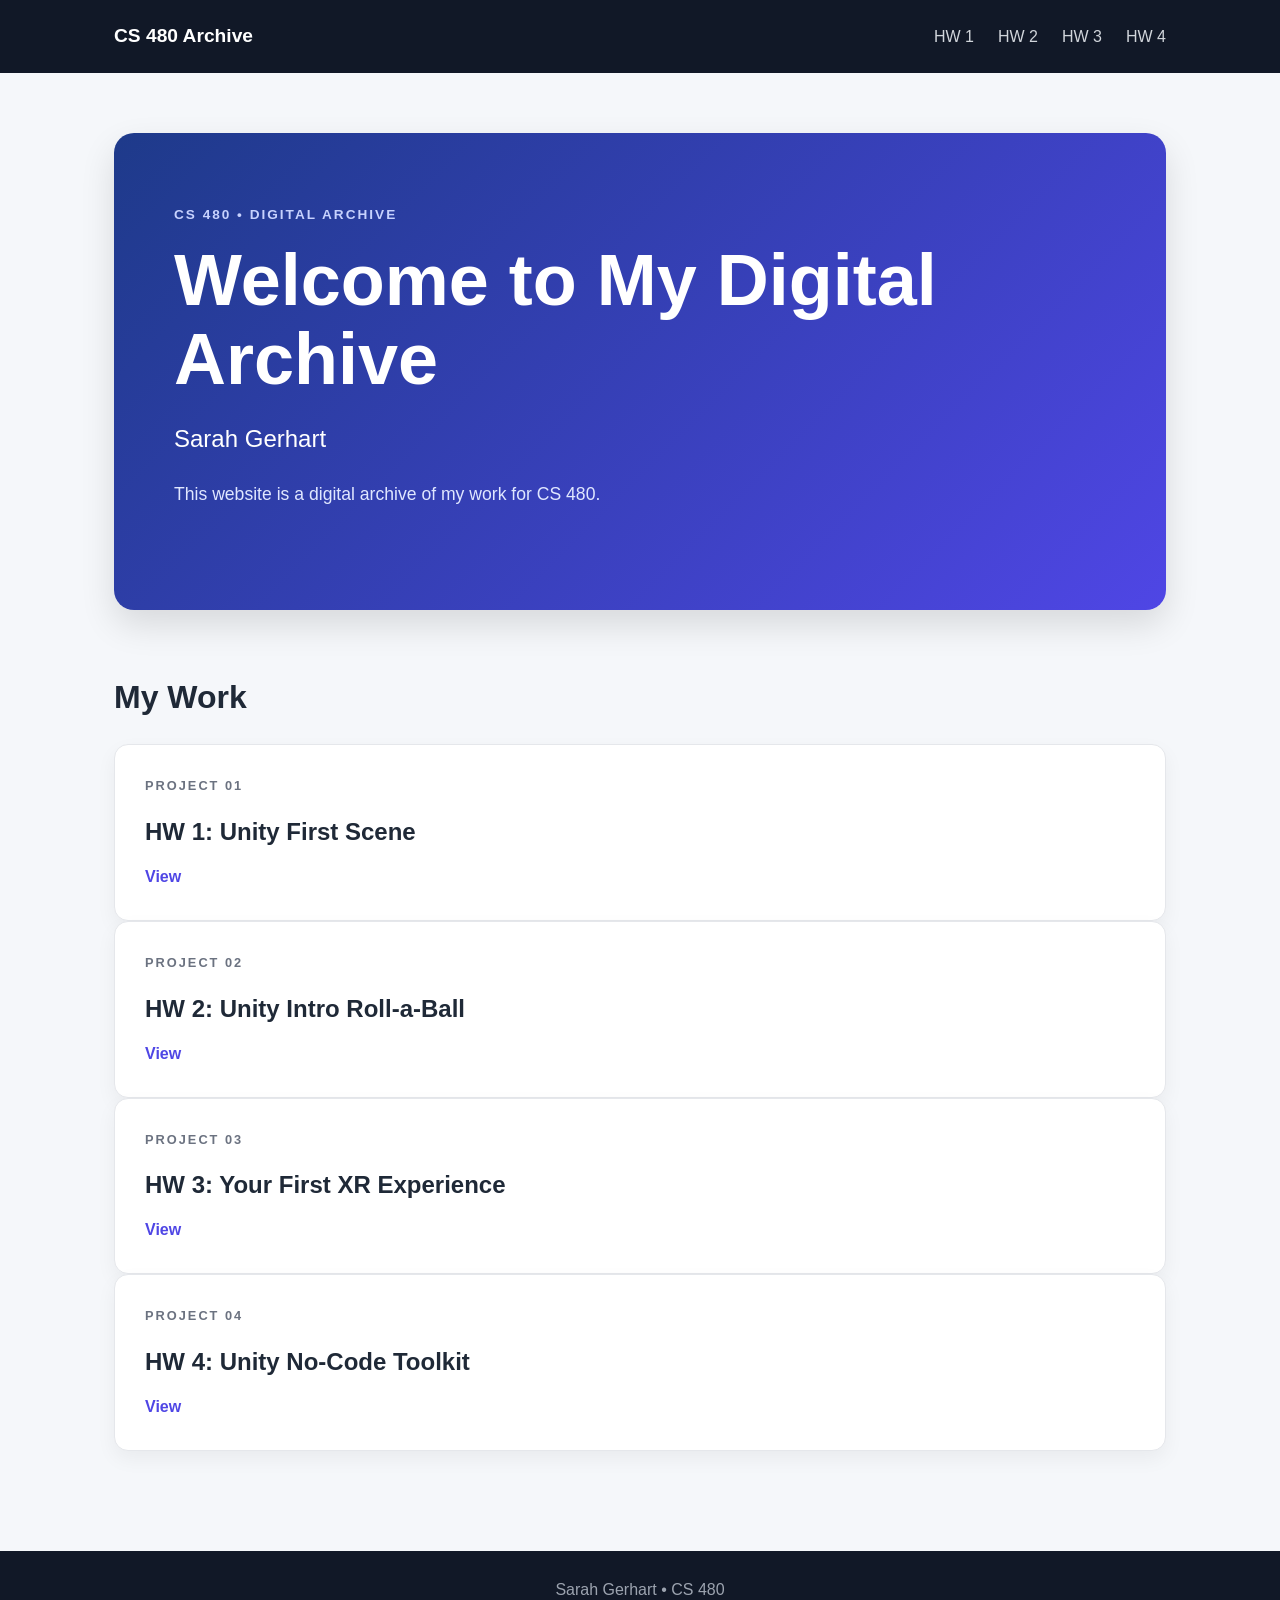
<file: index.html>
<!DOCTYPE html>
<html lang="en">
<head>
    <meta charset="UTF-8">
    <meta name="viewport" content="width=device-width, initial-scale=1.0">
    <title>CS 480 Digital Archive</title>
    <link rel="stylesheet" href="style.css">
</head>
<body>

    <header>
        <nav>
            <a href="index.html" class="logo">CS 480 Archive</a>

            <div class="nav-links">
                <a href="project1/index.html">HW 1</a>
                <a href="project2/index.html">HW 2</a>
                <a href="project3/index.html">HW 3</a>
                <a href="project4/index.html">HW 4</a>
            </div>
        </nav>
    </header>

    <main class="home">
        <section class="hero">
            <p class="eyebrow">CS 480 • Digital Archive</p>

            <h1>Welcome to My Digital Archive</h1>

            <h2>Sarah Gerhart</h2>

            <p class="intro">
                This website is a digital archive of my work for CS 480.
            </p>
        </section>

        <section class="projects">
            <h2>My Work</h2>

            <div class="project-card">
                <p class="project-number">PROJECT 01</p>
                <h3>HW 1: Unity First Scene</h3>

                <a href="project1/index.html">View</a>
            </div>
            <div class="project-card">
                <p class="project-number">PROJECT 02</p>
                <h3>HW 2: Unity Intro Roll-a-Ball</h3>

                <a href="project2/index.html">View</a>
            </div>
            <div class="project-card">
                <p class="project-number">PROJECT 03</p>
                <h3>HW 3: Your First XR Experience</h3>

                <a href="project3/index.html">View</a>
            </div>
            <div class="project-card">
                <p class="project-number">PROJECT 04</p>
                <h3>HW 4: Unity No-Code Toolkit</h3>

                <a href="project4/index.html">View</a>
            </div>
        </section>
    </main>

    <footer>
        <p>Sarah Gerhart • CS 480</p>
    </footer>

</body>
</html>
</file>
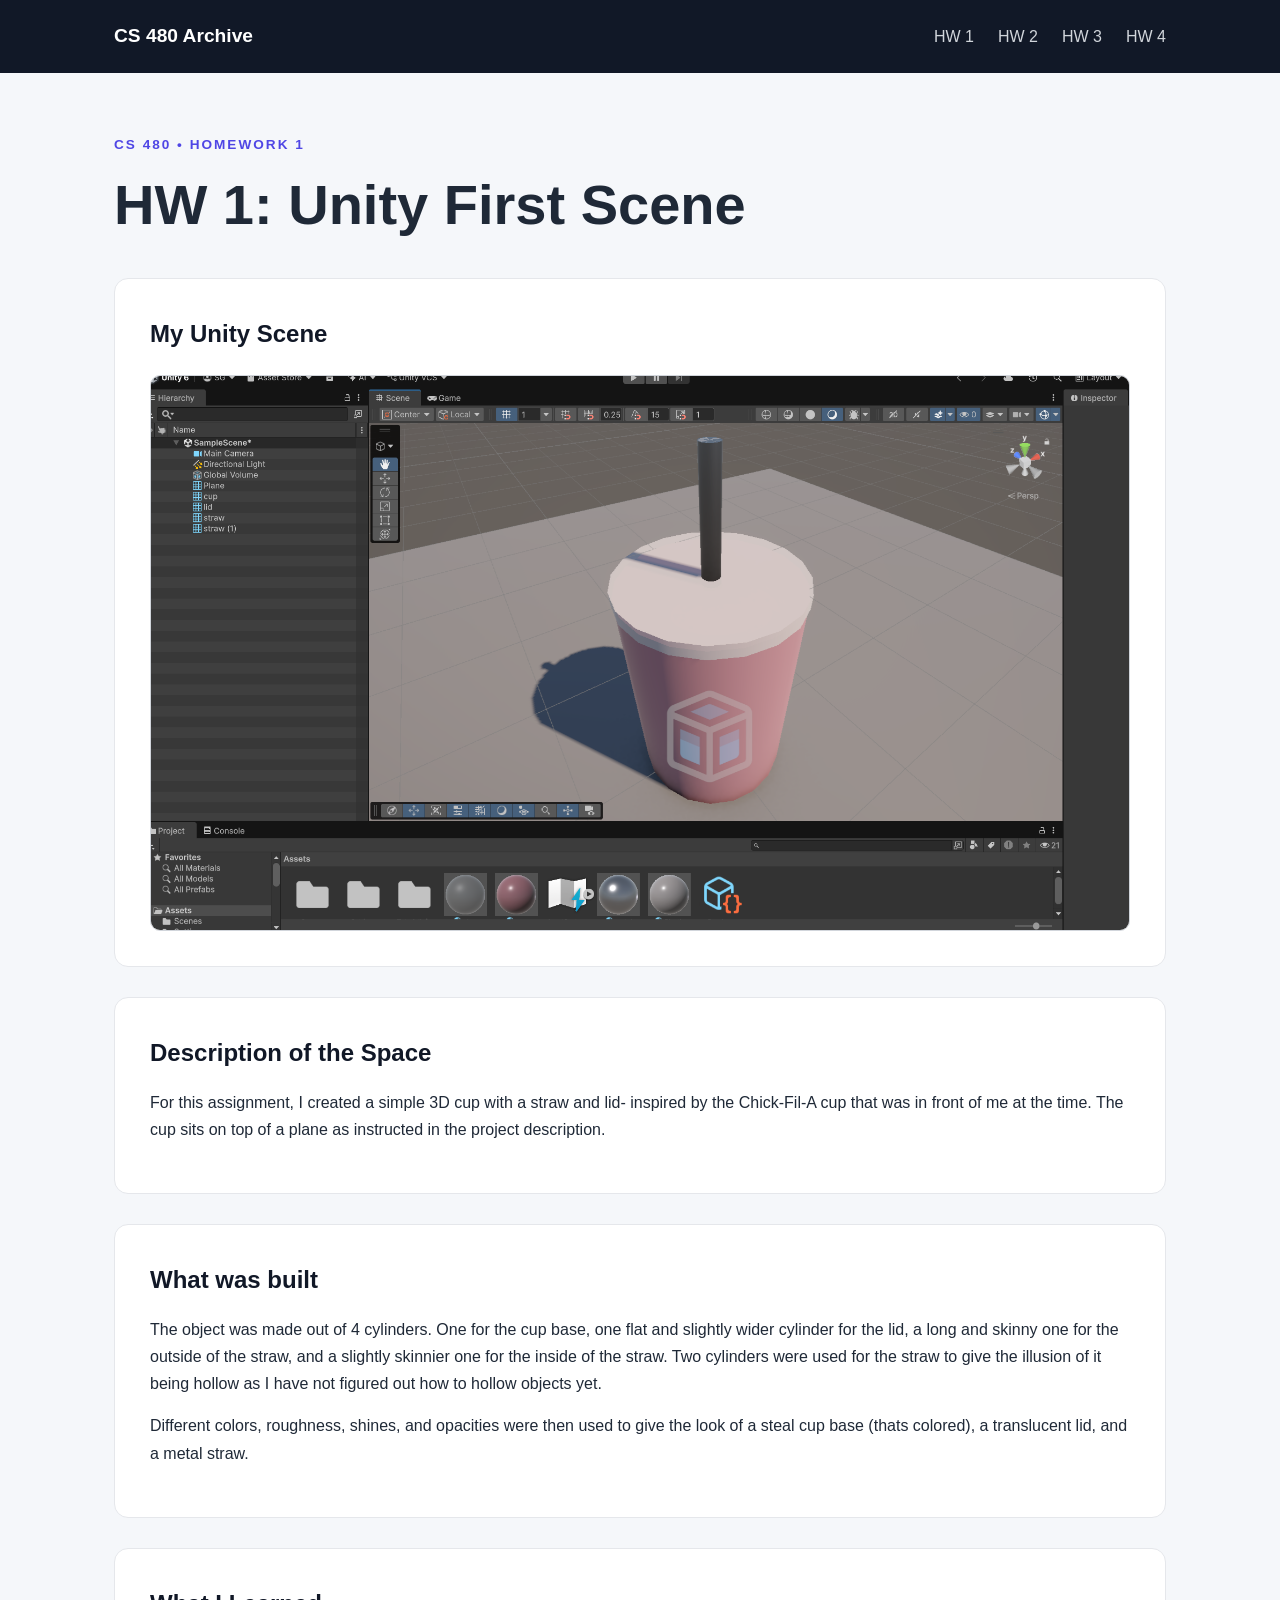
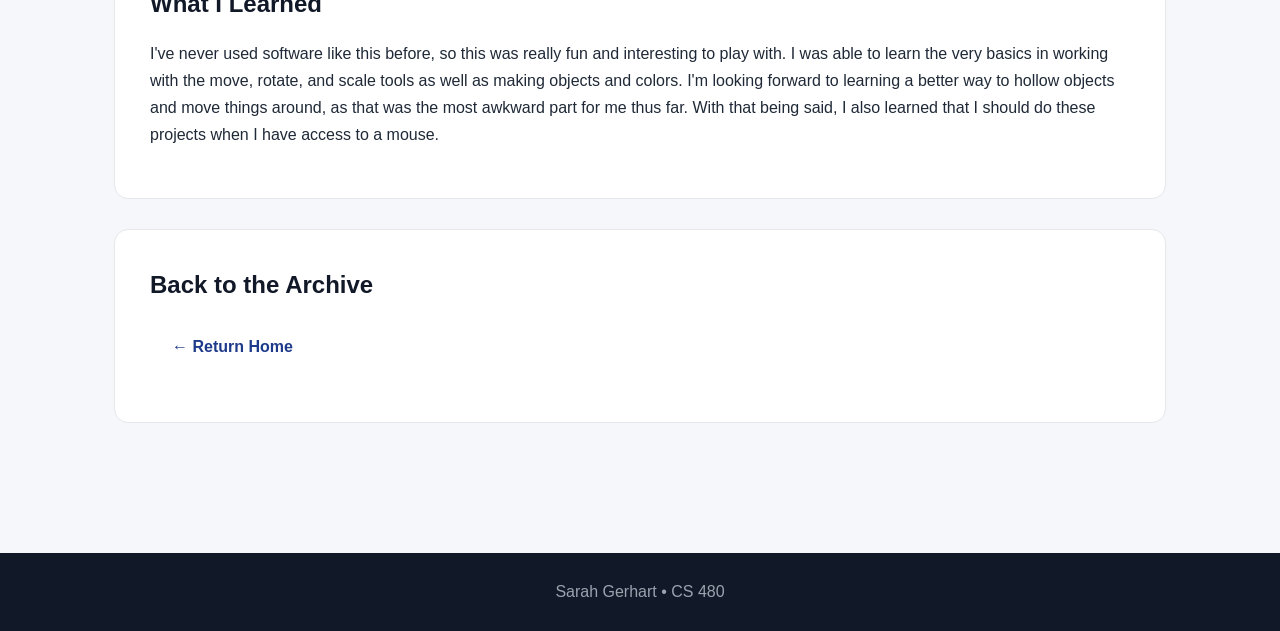
<file: project1/index.html>
<!DOCTYPE html>
<html lang="en">
<head>
    <meta charset="UTF-8">
    <meta name="viewport" content="width=device-width, initial-scale=1.0">

    <title>HW 1: Unity First Scene | CS 480</title>

    <link rel="stylesheet" href="../style.css">
</head>

<body>

    <header>
        <nav>
            <a href="../index.html" class="logo">CS 480 Archive</a>

            <div class="nav-links">
                <a href="index.html">HW 1</a>
                <a href="../project2/index.html">HW 2</a>
                <a href="../project3/index.html">HW 3</a>
                <a href="../project4/index.html">HW 4</a>
            </div>
        </nav>
    </header>

    <main>

        <section class="project-header">
            <p class="eyebrow">CS 480 • Homework 1</p>

            <h1>HW 1: Unity First Scene</h1>
        </section>


        <section class="content-section">
            <h2>My Unity Scene</h2>

            <img
                src="scene-final.png"
                alt="Screenshot of my Unity scene"
                class="screenshot"
            >
        </section>

        <section class="content-section">
            <h2>Description of the Space</h2>

            <p>
                For this assignment, I created a simple 3D cup with a straw and lid- inspired by the
                Chick-Fil-A cup that was in front of me at the time. The cup
                sits on top of a plane as instructed in the project description.
            </p>
        </section>


        <section class="content-section">
            <h2>What was built</h2>

            <p>
                The object was made out of 4 cylinders. One for the cup base,
                one flat and slightly wider cylinder for the lid, a long and skinny
                one for the outside of the straw, and a slightly skinnier one for the inside
                of the straw. Two cylinders were used for the straw to give the
                illusion of it being hollow as I have not figured out how to hollow
                objects yet.

            </p>

            <p>
                Different colors, roughness, shines, and opacities were then used
                to give the look of a steal cup base (thats colored), a translucent lid,
                and a metal straw.
            </p>
        </section>


        <section class="content-section">
            <h2>What I Learned</h2>

            <p>
                I've never used software like this before, so this was really fun
                and interesting to play with. I was able to learn the very basics
                in working with the move, rotate, and scale tools as well as making
                objects and colors. I'm looking forward to learning a better way to hollow
                objects and move things around, as that was the most awkward part for me thus
                far. With that being said, I also learned that I should do these projects when I have access to
                a mouse.
            </p>
        </section>


        <section class="content-section">
            <h2>Back to the Archive</h2>

            <p>
                <a href="../index.html" class="button">
                    ← Return Home
                </a>
            </p>
        </section>

    </main>

    <footer>
        <p>Sarah Gerhart • CS 480</p>
    </footer>

</body>
</html>
</file>
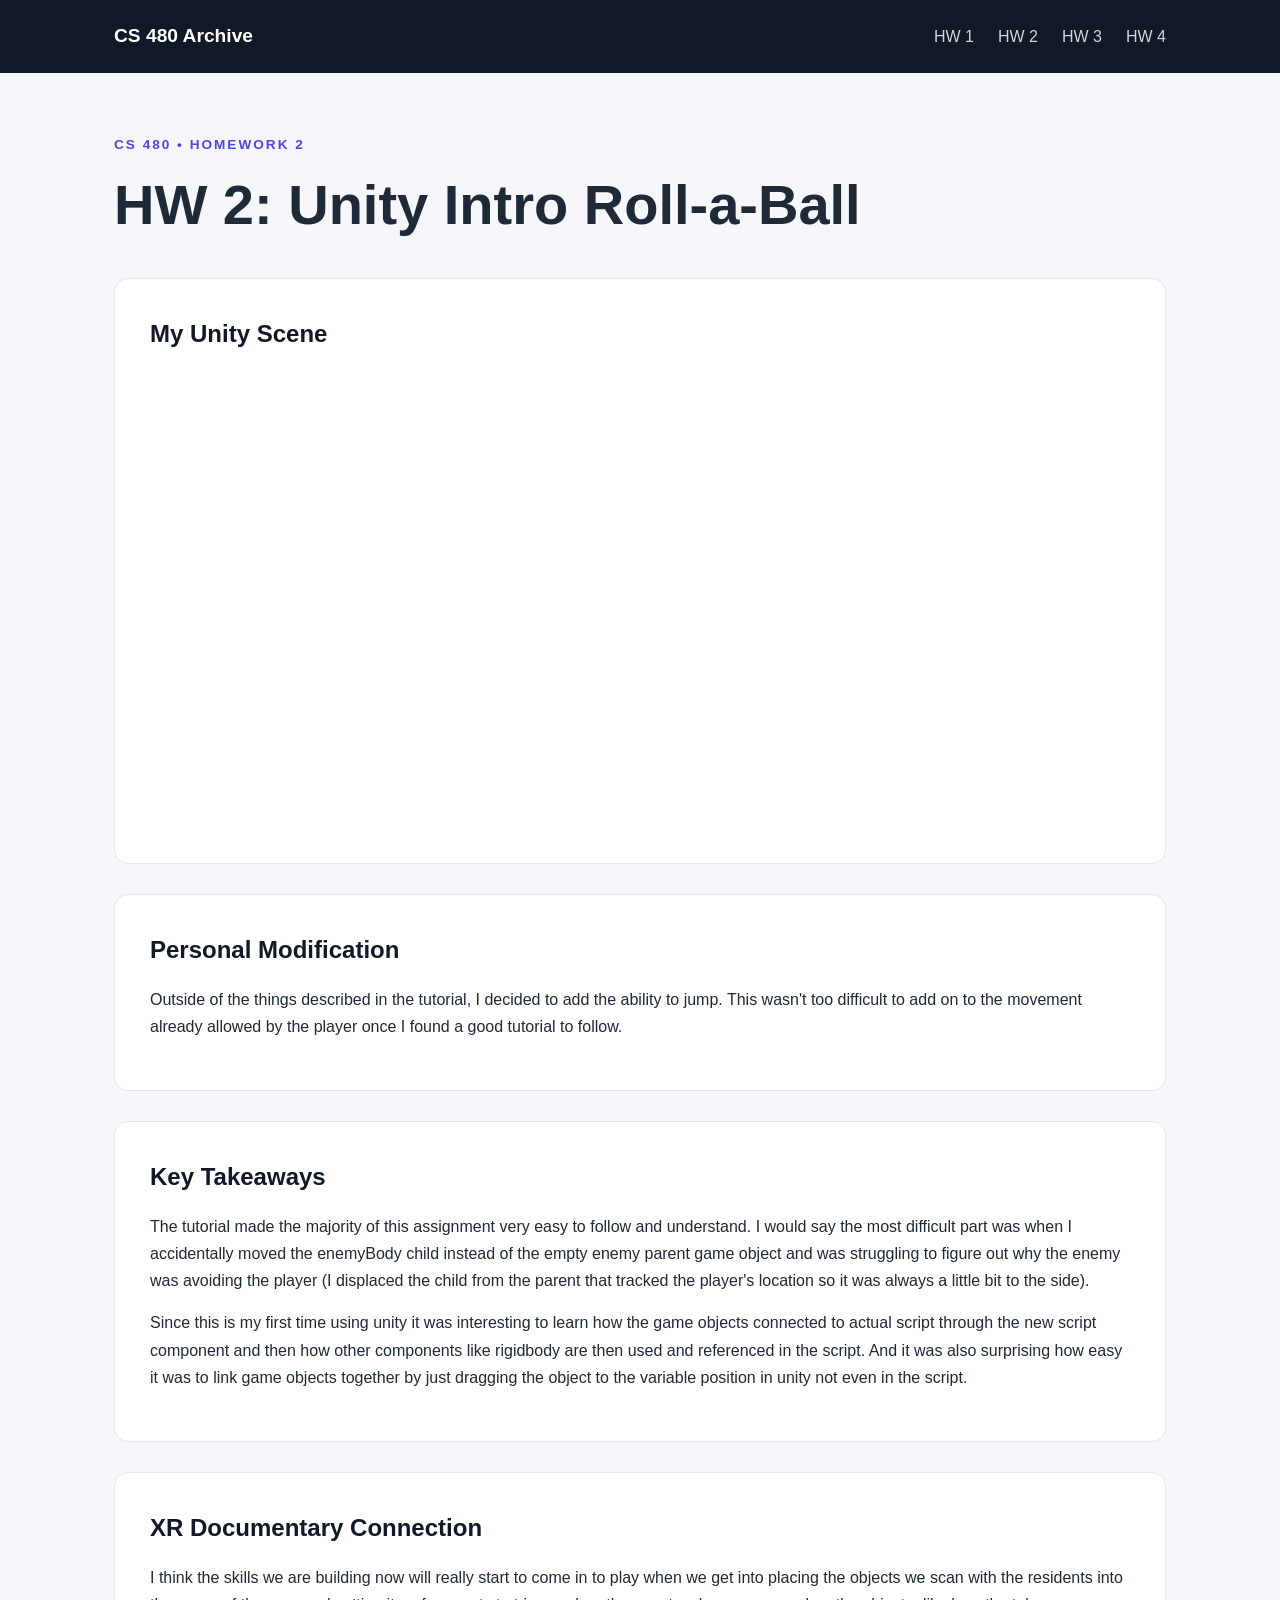
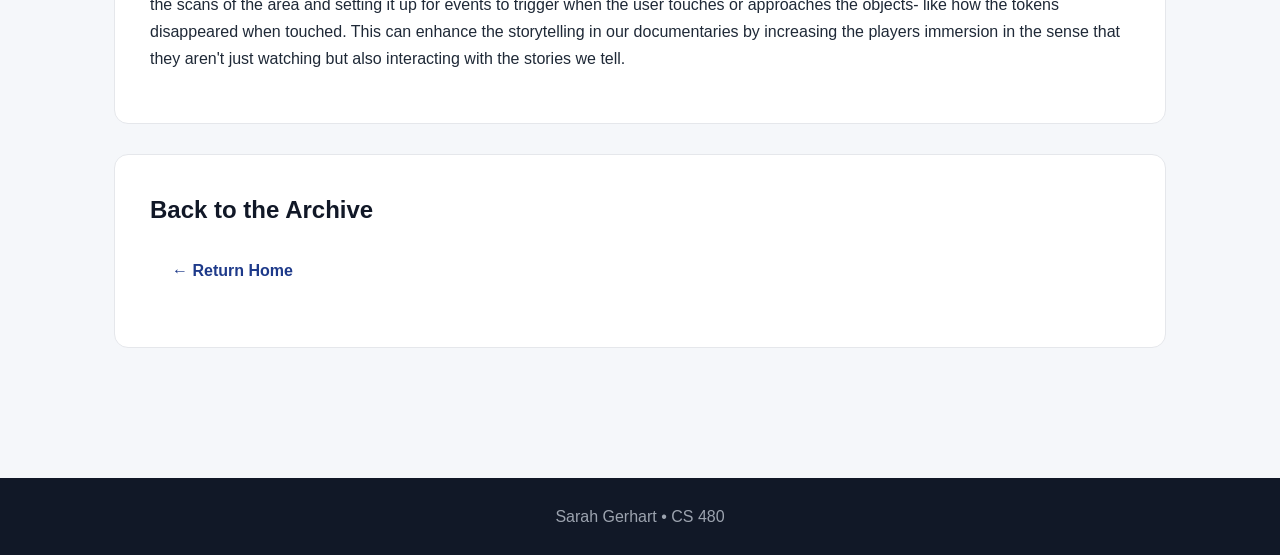
<file: project2/index.html>
<!DOCTYPE html>
<html lang="en">
<head>
    <meta charset="UTF-8">
    <meta name="viewport" content="width=device-width, initial-scale=1.0">

    <title>HW 2: Unity Intro Roll-a-Ball | CS 480</title>

    <link rel="stylesheet" href="../style.css">
</head>

<body>

    <header>
        <nav>
            <a href="../index.html" class="logo">CS 480 Archive</a>

            <div class="nav-links">
                <a href="../project1/index.html">HW 1</a>
                <a href="index.html">HW 2</a>
                <a href="../project3/index.html">HW 3</a>
                <a href="../project4/index.html">HW 4</a>
            </div>
        </nav>
    </header>

    <main>

        <section class="project-header">
            <p class="eyebrow">CS 480 • Homework 2</p>

            <h1>HW 2: Unity Intro Roll-a-Ball</h1>
        </section>


        <section class="content-section">
            <h2>My Unity Scene</h2>

            <div class="video-container">
                <iframe
                    src="https://jmu.instructuremedia.com/embed/be178b83-0bca-466c-9a30-66a02ffc3757"
                    title="My Unity Scene video"
                    allowfullscreen>
                </iframe>
            </div>

        </section>

        <section class="content-section">
            <h2>Personal Modification</h2>

            <p>
                Outside of the things described in the tutorial, I decided to add the ability
                to jump. This wasn't too difficult to add on to the movement already allowed
                by the player once I found a good tutorial to follow.
            </p>
        </section>


        <section class="content-section">
            <h2>Key Takeaways</h2>

            <p>
                The tutorial made the majority of this assignment very easy to follow and understand.
                I would say the most difficult part was when I accidentally moved the enemyBody child
                instead of the empty enemy parent game object and was struggling to figure out why the
                enemy was avoiding the player (I displaced the child from the parent that tracked the
                player's location so it was always a little bit to the side).
            </p>

            <p>
                Since this is my first time using unity it was interesting to learn how the game objects
                connected to actual script through the new script component and then how other components
                like rigidbody are then used and referenced in the script. And it was also surprising how
                easy it was to link game objects together by just dragging the object to the variable position
                in unity not even in the script.
            </p>
        </section>


        <section class="content-section">
            <h2>XR Documentary Connection</h2>

            <p>
                I think the skills we are building now will really start to come in
                to play when we get into placing the objects we scan with the residents
                into the scans of the area and setting it up for events to trigger when
                the user touches or approaches the objects- like how the tokens disappeared
                when touched. This can enhance the storytelling in our documentaries by
                increasing the players immersion in the sense that they aren't just watching
                but also interacting with the stories we tell.
            </p>
        </section>


        <section class="content-section">
            <h2>Back to the Archive</h2>

            <p>
                <a href="../index.html" class="button">
                    ← Return Home
                </a>
            </p>
        </section>

    </main>

    <footer>
        <p>Sarah Gerhart • CS 480</p>
    </footer>

</body>
</html>
</file>
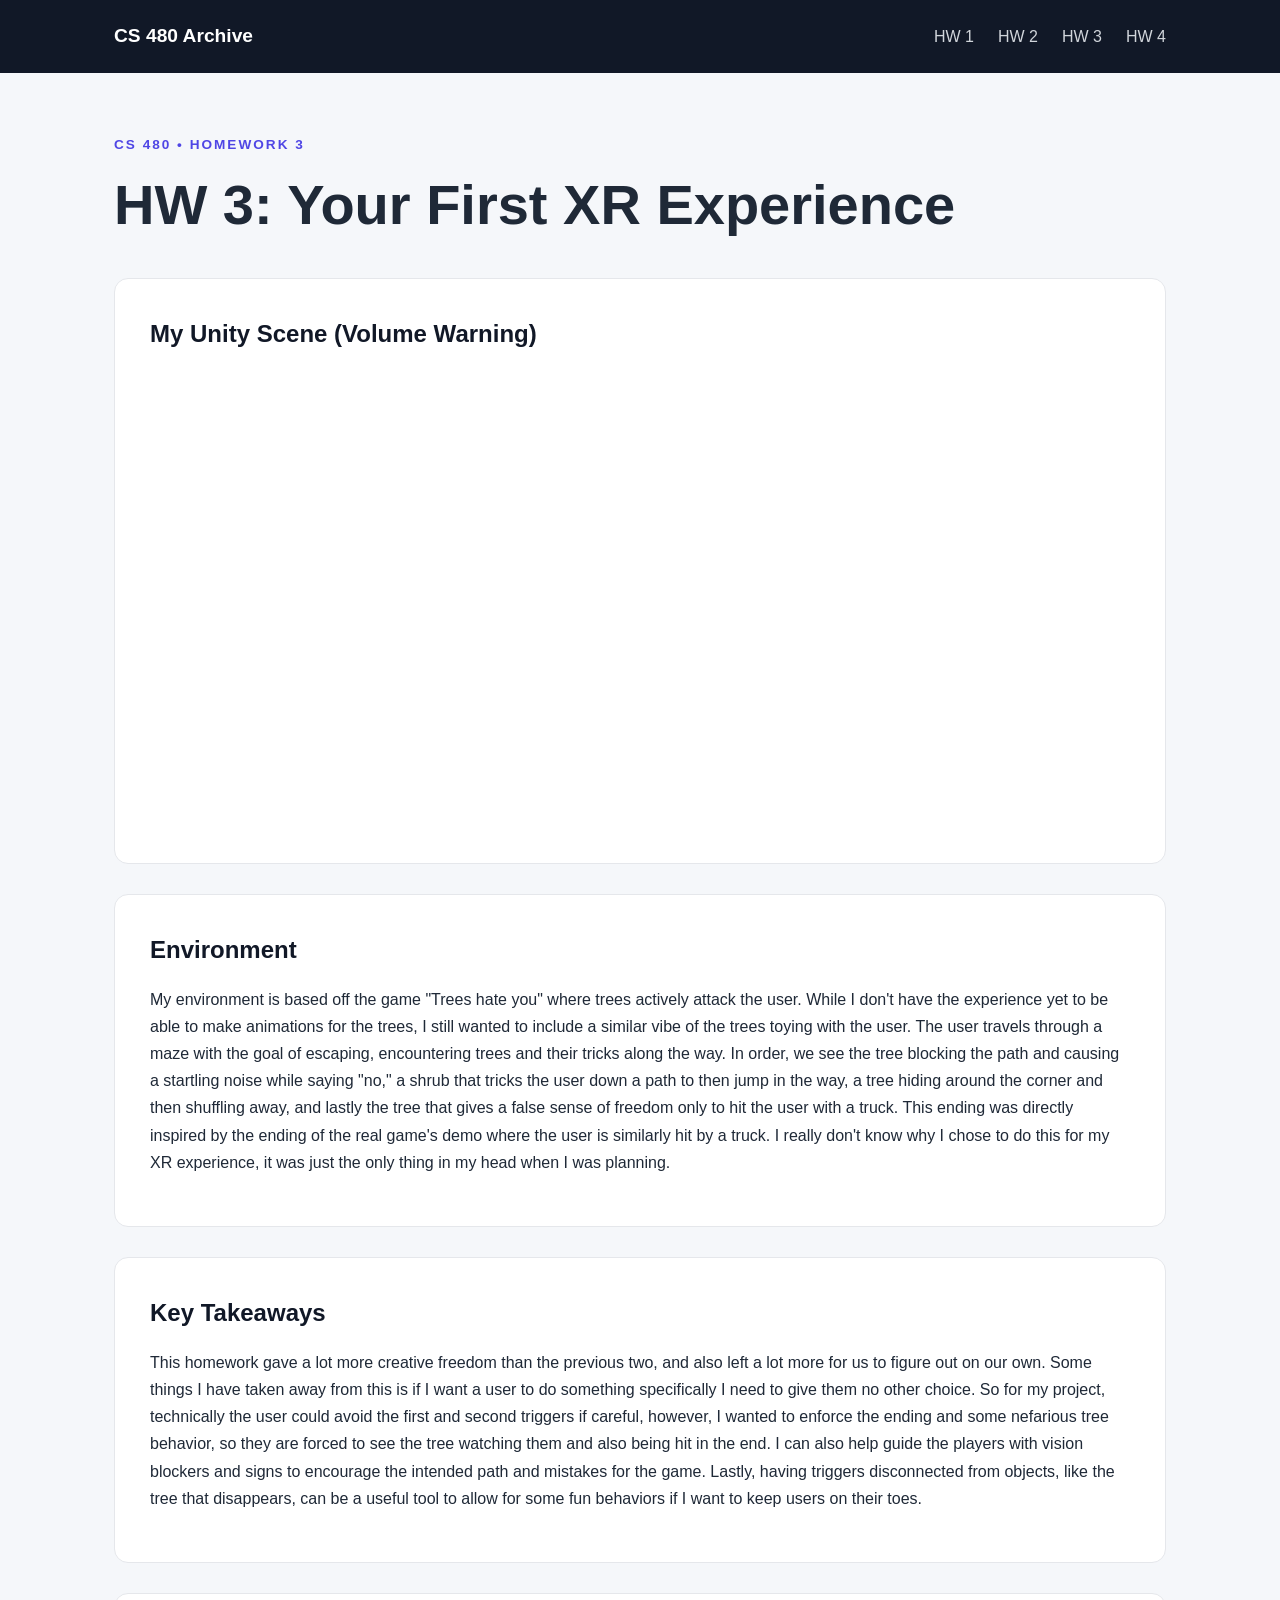
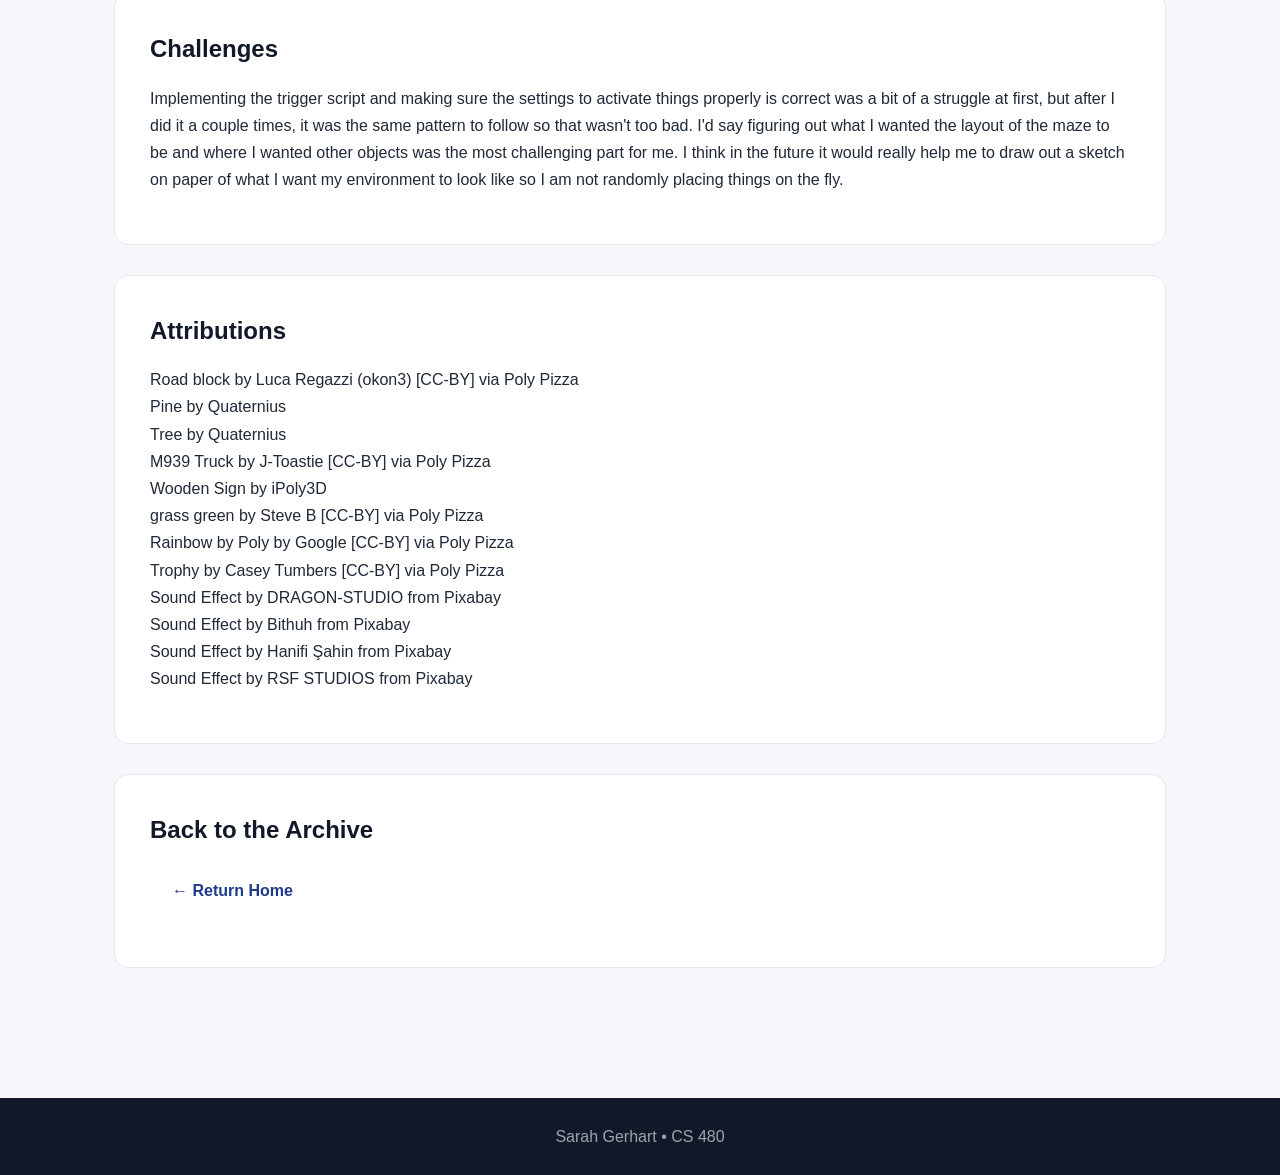
<file: project3/index.html>
<!DOCTYPE html>
<html lang="en">
<head>
    <meta charset="UTF-8">
    <meta name="viewport" content="width=device-width, initial-scale=1.0">

    <title>HW 3: Your First XR Experience | CS 480</title>

    <link rel="stylesheet" href="../style.css">
</head>

<body>

    <header>
        <nav>
            <a href="../index.html" class="logo">CS 480 Archive</a>

            <div class="nav-links">
                <a href="../project1/index.html">HW 1</a>
                <a href="../project2/index.html">HW 2</a>
                <a href="index.html">HW 3</a>
                <a href="../project4/index.html">HW 4</a>
            </div>
        </nav>
    </header>

    <main>

        <section class="project-header">
            <p class="eyebrow">CS 480 • Homework 3</p>

            <h1>HW 3: Your First XR Experience</h1>
        </section>


        <section class="content-section">
            <h2>My Unity Scene (Volume Warning)</h2>

            <div class="video-container">
                <iframe
                    src="https://jmu.instructuremedia.com/embed/cb50baec-246e-49d4-826f-c2b983584c04"
                    title="My Unity Scene Video"
                    allowfullscreen>
                </iframe>
            </div>

        </section>

        <section class="content-section">
            <h2>Environment</h2>

            <p>
                My environment is based off the game "Trees hate you" where trees actively
                attack the user. While I don't have the experience yet to be able to make animations
                for the trees, I still wanted to include a similar vibe of the trees toying with the
                user. The user travels through a maze with the goal of escaping, encountering trees and their tricks along the way.
                In order, we see the tree blocking the path and causing a startling noise while saying "no,"
                a shrub that tricks the user down a path to then jump in the way, a tree hiding around the
                corner and then shuffling away, and lastly the tree that gives a false sense of freedom only
                to hit the user with a truck. This ending was directly inspired by the ending of the real game's
                demo where the user is similarly hit by a truck. I really don't know why I chose to do this for
                my XR experience, it was just the only thing in my head when I was planning.
            </p>
        </section>


        <section class="content-section">
            <h2>Key Takeaways</h2>

            <p>
                This homework gave a lot more creative freedom than the previous two, and
                also left a lot more for us to figure out on our own. Some things I have taken
                away from this is if I want a user to do something specifically I need to give
                them no other choice. So for my project, technically the user could avoid the first and
                second triggers if careful, however, I wanted to enforce the ending and some nefarious
                tree behavior, so they are forced to see the tree watching them and also being hit in the end. I
                can also help guide the players with vision blockers and signs to encourage the intended
                path and mistakes for the game. Lastly, having triggers disconnected from objects, like the tree
                that disappears, can be a useful tool to allow for some fun behaviors if I want to keep
                users on their toes.
            </p>
        </section>


        <section class="content-section">
            <h2>Challenges</h2>

            <p>
                Implementing the trigger script and making sure the settings to activate
                things properly is correct was a bit of a struggle at first, but after I did it a couple
                times, it was the same pattern to follow so that wasn't too bad. I'd say figuring out
                what I wanted the layout of the maze to be and where I wanted other
                objects was the most challenging part for me. I think in the future it would really
                help me to draw out a sketch on paper of what I want my environment to look like so I am not
                randomly placing things on the fly.
            </p>
        </section>

        <section class="content-section">
            <h2>Attributions</h2>

            <p>
                Road block by Luca Regazzi (okon3) [CC-BY] via Poly Pizza<br>
                Pine by Quaternius<br>
                Tree by Quaternius<br>
                M939 Truck by J-Toastie [CC-BY] via Poly Pizza<br>
                Wooden Sign by iPoly3D<br>
                grass green by Steve B [CC-BY] via Poly Pizza<br>
                Rainbow by Poly by Google [CC-BY] via Poly Pizza<br>
                Trophy by Casey Tumbers [CC-BY] via Poly Pizza<br>
                Sound Effect by DRAGON-STUDIO from Pixabay<br>
                Sound Effect by Bithuh from Pixabay<br>
                Sound Effect by Hanifi Şahin from Pixabay<br>
                Sound Effect by RSF STUDIOS from Pixabay<br>
            </p>
        </section>


        <section class="content-section">
            <h2>Back to the Archive</h2>

            <p>
                <a href="../index.html" class="button">
                    ← Return Home
                </a>
            </p>
        </section>

    </main>

    <footer>
        <p>Sarah Gerhart • CS 480</p>
    </footer>

</body>
</html>
</file>
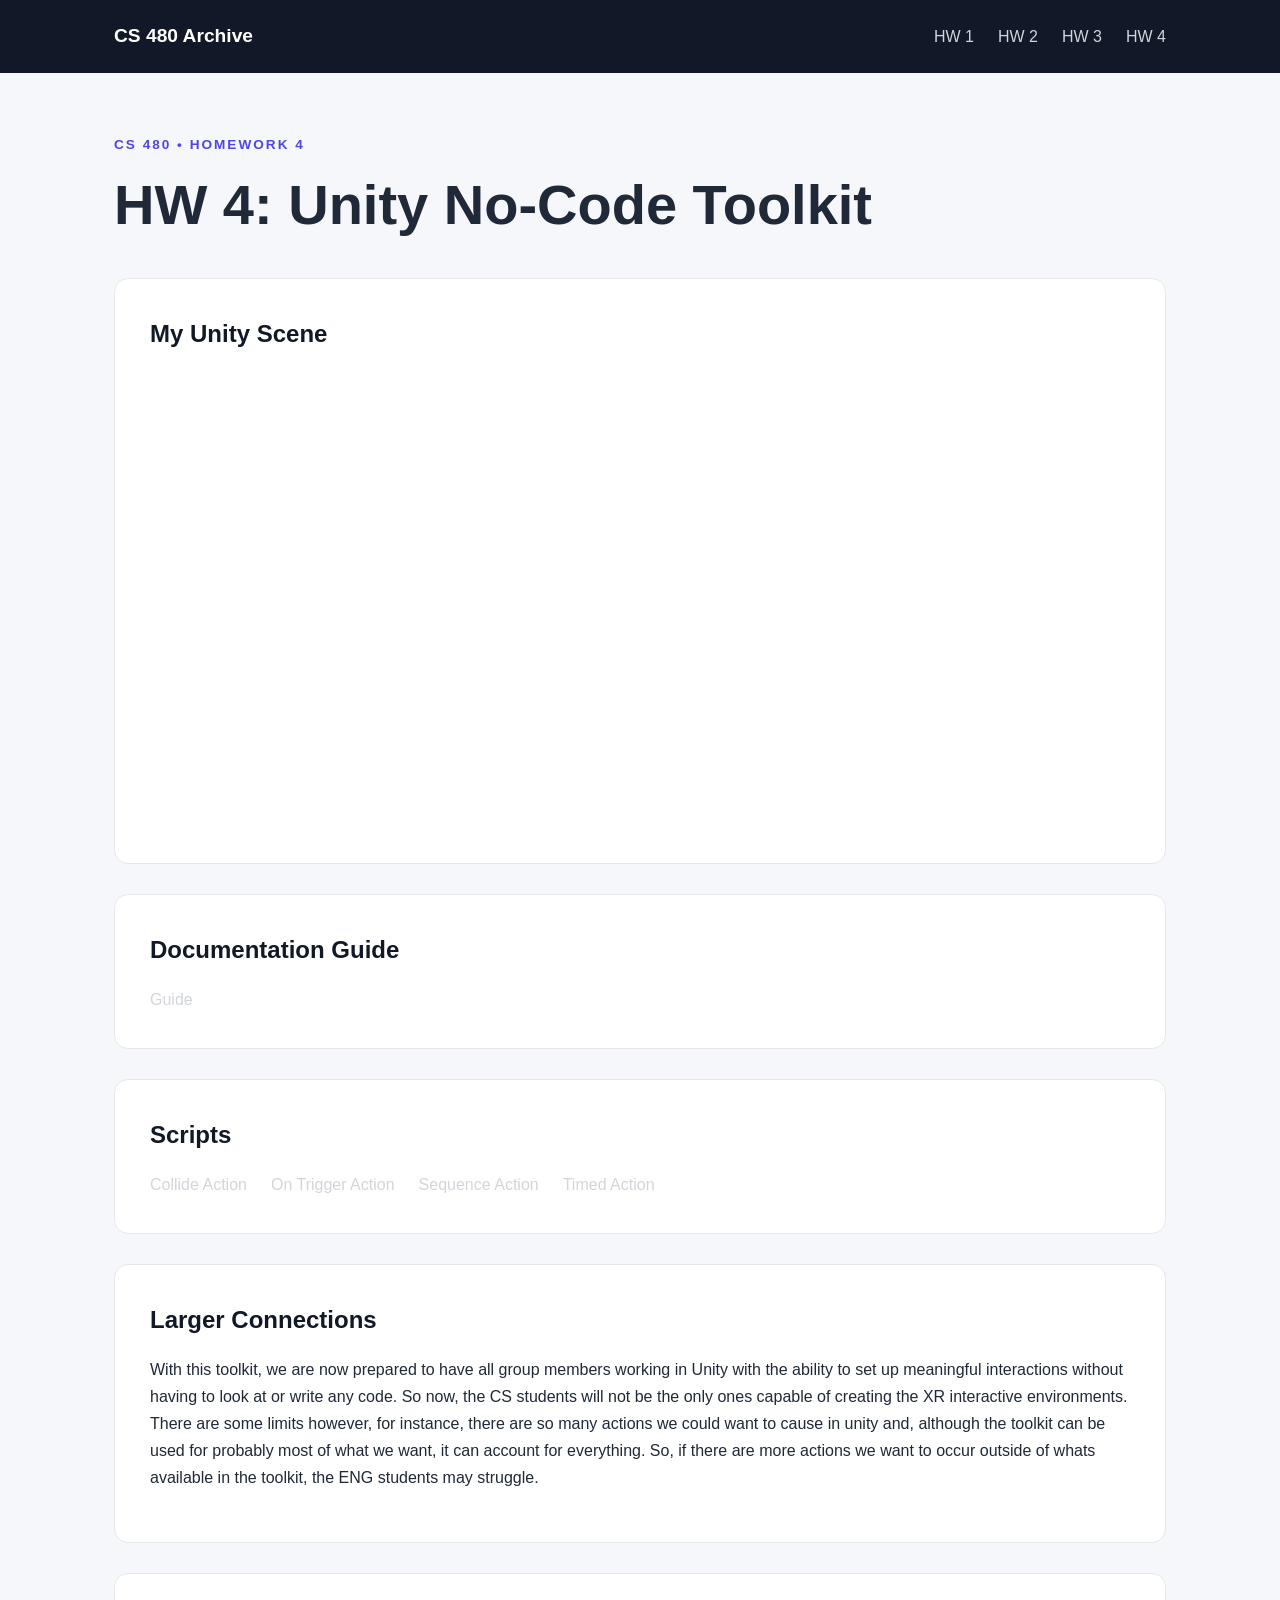
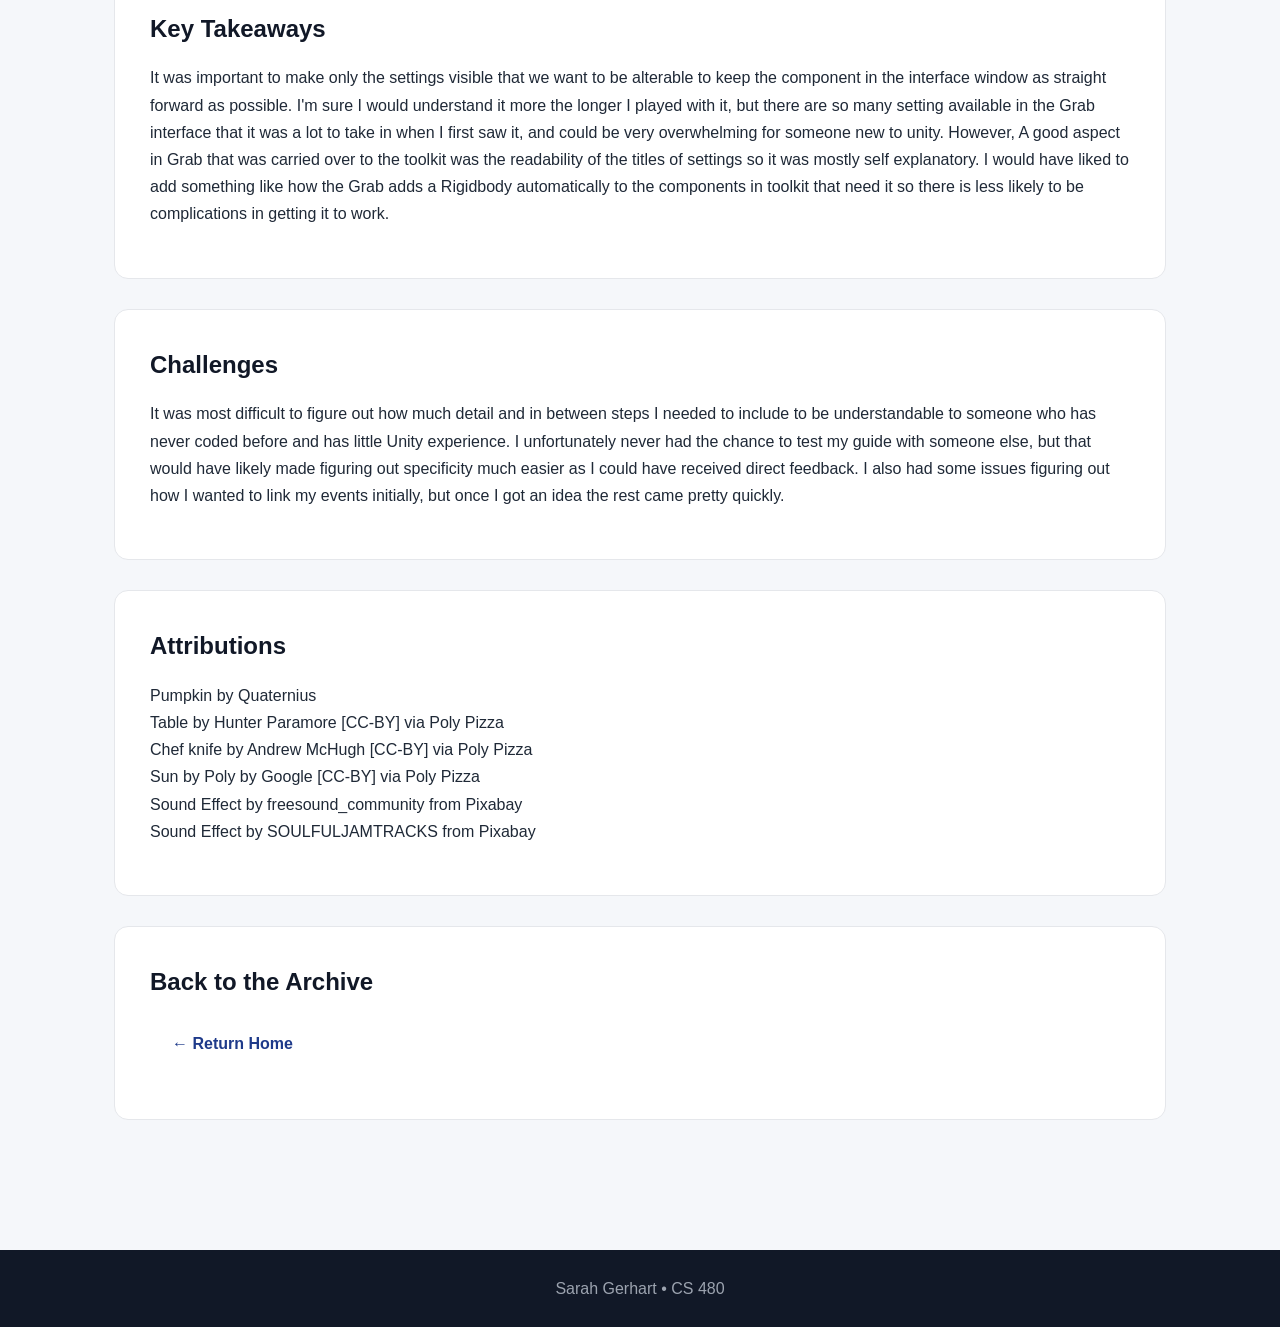
<file: project4/index.html>
<!DOCTYPE html>
<html lang="en">
<head>
    <meta charset="UTF-8">
    <meta name="viewport" content="width=device-width, initial-scale=1.0">

    <title>HW 4: Unity No-Code Toolkit | CS 480</title>

    <link rel="stylesheet" href="../style.css">
</head>

<body>

    <header>
        <nav>
            <a href="../index.html" class="logo">CS 480 Archive</a>

            <div class="nav-links">
                <a href="../project1/index.html">HW 1</a>
                <a href="../project2/index.html">HW 2</a>
                <a href="../project3/index.html">HW 3</a>
                <a href="index.html">HW 4</a>
            </div>
        </nav>
    </header>

    <main>

        <section class="project-header">
            <p class="eyebrow">CS 480 • Homework 4</p>

            <h1>HW 4: Unity No-Code Toolkit</h1>
        </section>


        <section class="content-section">
            <h2>My Unity Scene</h2>

            <div class="video-container">
                <iframe
                    src="https://jmu.instructuremedia.com/embed/3ff3d58a-f540-4e4c-a325-df0b51b0d6e9"
                    title="My Unity Scene Video"
                    allowfullscreen>
                </iframe>
            </div>

        </section>

        <section class="content-section">
            <h2>Documentation Guide</h2>

            <div class="nav-links">
                <a href="guide.pdf">Guide</a>
            </div>
        </section>

        <section class="content-section">
            <h2>Scripts</h2>

            <div class="nav-links">
                <a href="Toolkit/CollideAction.cs">Collide Action</a>
                <a href="Toolkit/OnTriggerAction.cs">On Trigger Action</a>
                <a href="Toolkit/SequenceAction.cs">Sequence Action</a>
                <a href="Toolkit/TimedAction.cs">Timed Action</a>
            </div>
        </section>

        <section class="content-section">
            <h2>Larger Connections</h2>

            <p>
                With this toolkit, we are now prepared to have all group members working in Unity with the
                ability to set up meaningful interactions without having to look at or write any code. So now,
                the CS students will not be the only ones capable of creating the XR interactive environments.
                There are some limits however, for instance, there are so many actions we could want to cause
                in unity and, although the toolkit can be used for probably most of what we want, it can account
                for everything. So, if there are more actions we want to occur outside of whats available in the toolkit,
                the ENG students may struggle.
            </p>
        </section>


        <section class="content-section">
            <h2>Key Takeaways</h2>

            <p>
                It was important to make only the settings visible that we want to be alterable to keep the component in
                the interface window as straight forward as possible. I'm sure I would understand it more the longer
                I played with it, but there are so many setting available in the Grab interface that it was a lot to
                take in when I first saw it, and could be very overwhelming for someone new to unity. However, A good
                aspect in Grab that was carried over to the toolkit was the readability of the titles of settings so it was mostly
                self explanatory. I would have liked to add something like how the Grab adds a Rigidbody automatically
                to the components in toolkit that need it so there is less likely to be complications in getting it to
                work.
            </p>
        </section>


        <section class="content-section">
            <h2>Challenges</h2>

            <p>
                It was most difficult to figure out how much detail and in between steps I needed to include
                to be understandable to someone who has never coded before and has little Unity experience.
                I unfortunately never had the chance to test my guide with someone else, but that would have likely
                made figuring out specificity much easier as I could have received direct feedback. I also had some issues
                figuring out how I wanted to link my events initially, but once I got an idea the rest came pretty quickly.
            </p>
        </section>

        <section class="content-section">
            <h2>Attributions</h2>

            <p>
                Pumpkin by Quaternius<br>
                Table by Hunter Paramore [CC-BY] via Poly Pizza<br>
                Chef knife by Andrew McHugh [CC-BY] via Poly Pizza<br>
                Sun by Poly by Google [CC-BY] via Poly Pizza<br>
                Sound Effect by freesound_community from Pixabay<br>
                Sound Effect by SOULFULJAMTRACKS from Pixabay
            </p>
        </section>


        <section class="content-section">
            <h2>Back to the Archive</h2>

            <p>
                <a href="../index.html" class="button">
                    ← Return Home
                </a>
            </p>
        </section>

    </main>

    <footer>
        <p>Sarah Gerhart • CS 480</p>
    </footer>

</body>
</html>
</file>
<file: style.css>
/* ---------- General Styles ---------- */

* {
    box-sizing: border-box;
    margin: 0;
    padding: 0;
}

body {
    font-family: Arial, Helvetica, sans-serif;
    background-color: #f5f7fa;
    color: #1f2937;
    line-height: 1.7;
}

a {
    color: inherit;
    text-decoration: none;
}

header {
    background-color: #111827;
    color: white;
}

nav {
    max-width: 1100px;
    margin: 0 auto;
    padding: 20px 24px;
    display: flex;
    justify-content: space-between;
    align-items: center;
}

.logo {
    font-size: 1.2rem;
    font-weight: bold;
}

.nav-links {
    display: flex;
    gap: 24px;
}

.nav-links a {
    color: #d1d5db;
    transition: color 0.2s ease;
}

.nav-links a:hover {
    color: white;
}


/* ---------- Main Content ---------- */

main {
    max-width: 1100px;
    margin: 0 auto;
    padding: 60px 24px;
}

.hero {
    background: linear-gradient(135deg, #1e3a8a, #4f46e5);
    color: white;
    border-radius: 20px;
    padding: 70px 60px;
    margin-bottom: 60px;
    box-shadow: 0 15px 35px rgba(0, 0, 0, 0.12);
}

.eyebrow {
    color: #c7d2fe;
    text-transform: uppercase;
    letter-spacing: 2px;
    font-size: 0.85rem;
    font-weight: bold;
    margin-bottom: 15px;
}

.hero h1 {
    font-size: clamp(2.5rem, 6vw, 4.5rem);
    line-height: 1.1;
    margin-bottom: 20px;
}

.hero h2 {
    font-size: 1.5rem;
    font-weight: normal;
    margin-bottom: 20px;
}

.intro {
    max-width: 700px;
    color: #e0e7ff;
    font-size: 1.1rem;
    margin-bottom: 30px;
}


/* ---------- Buttons ---------- */

.button {
    display: inline-block;
    background-color: white;
    color: #1e3a8a;
    padding: 12px 22px;
    border-radius: 8px;
    font-weight: bold;
    transition: transform 0.2s ease, background-color 0.2s ease;
}

.button:hover {
    background-color: #e0e7ff;
    transform: translateY(-2px);
}


/* ---------- Project Cards ---------- */

.projects h2 {
    font-size: 2rem;
    margin-bottom: 20px;
}

.project-card {
    background-color: white;
    border-radius: 14px;
    padding: 30px;
    border: 1px solid #e5e7eb;
    box-shadow: 0 8px 20px rgba(0, 0, 0, 0.05);
}

.project-number {
    color: #4f46e5;
    font-size: 0.8rem;
    font-weight: bold;
    letter-spacing: 2px;
    margin-bottom: 5px;
}

.project-card h3 {
    font-size: 1.5rem;
    margin-bottom: 10px;
}

.project-card p {
    color: #6b7280;
    margin-bottom: 15px;
}

.project-card a {
    color: #4f46e5;
    font-weight: bold;
}

.project-card a:hover {
    text-decoration: underline;
}


/* ---------- Project Page ---------- */

.project-header {
    margin-bottom: 40px;
}

.project-header .eyebrow {
    color: #4f46e5;
}

.project-header h1 {
    font-size: clamp(2.2rem, 5vw, 3.5rem);
    line-height: 1.2;
    margin-bottom: 15px;
}

.project-header p {
    color: #6b7280;
    max-width: 750px;
}

.content-section {
    background-color: white;
    border-radius: 14px;
    padding: 35px;
    margin-bottom: 30px;
    border: 1px solid #e5e7eb;
}

.content-section h2 {
    margin-bottom: 15px;
    color: #111827;
}

.content-section p {
    margin-bottom: 15px;
}

.content-section ul {
    padding-left: 25px;
}


/* ---------- Unity Screenshot ---------- */

.screenshot {
    width: 100%;
    height: auto;
    display: block;
    border-radius: 10px;
    border: 1px solid #d1d5db;
    margin-top: 20px;
}

.video-container {
    position: relative;
    width: 100%;
    max-width: 800px;
    aspect-ratio: 16 / 9;
    margin: 0 auto;
}

.video-container iframe {
    width: 100%;
    height: 100%;
    border: 0;
}



/* ---------- Footer ---------- */

footer {
    background-color: #111827;
    color: #9ca3af;
    text-align: center;
    padding: 25px;
    margin-top: 40px;
}


/* ---------- Mobile Layout ---------- */

@media (max-width: 700px) {

    nav {
        flex-direction: column;
        gap: 12px;
    }

    .hero {
        padding: 45px 30px;
    }

    main {
        padding: 35px 18px;
    }

    .content-section {
        padding: 25px 20px;
    }
}
</file>
